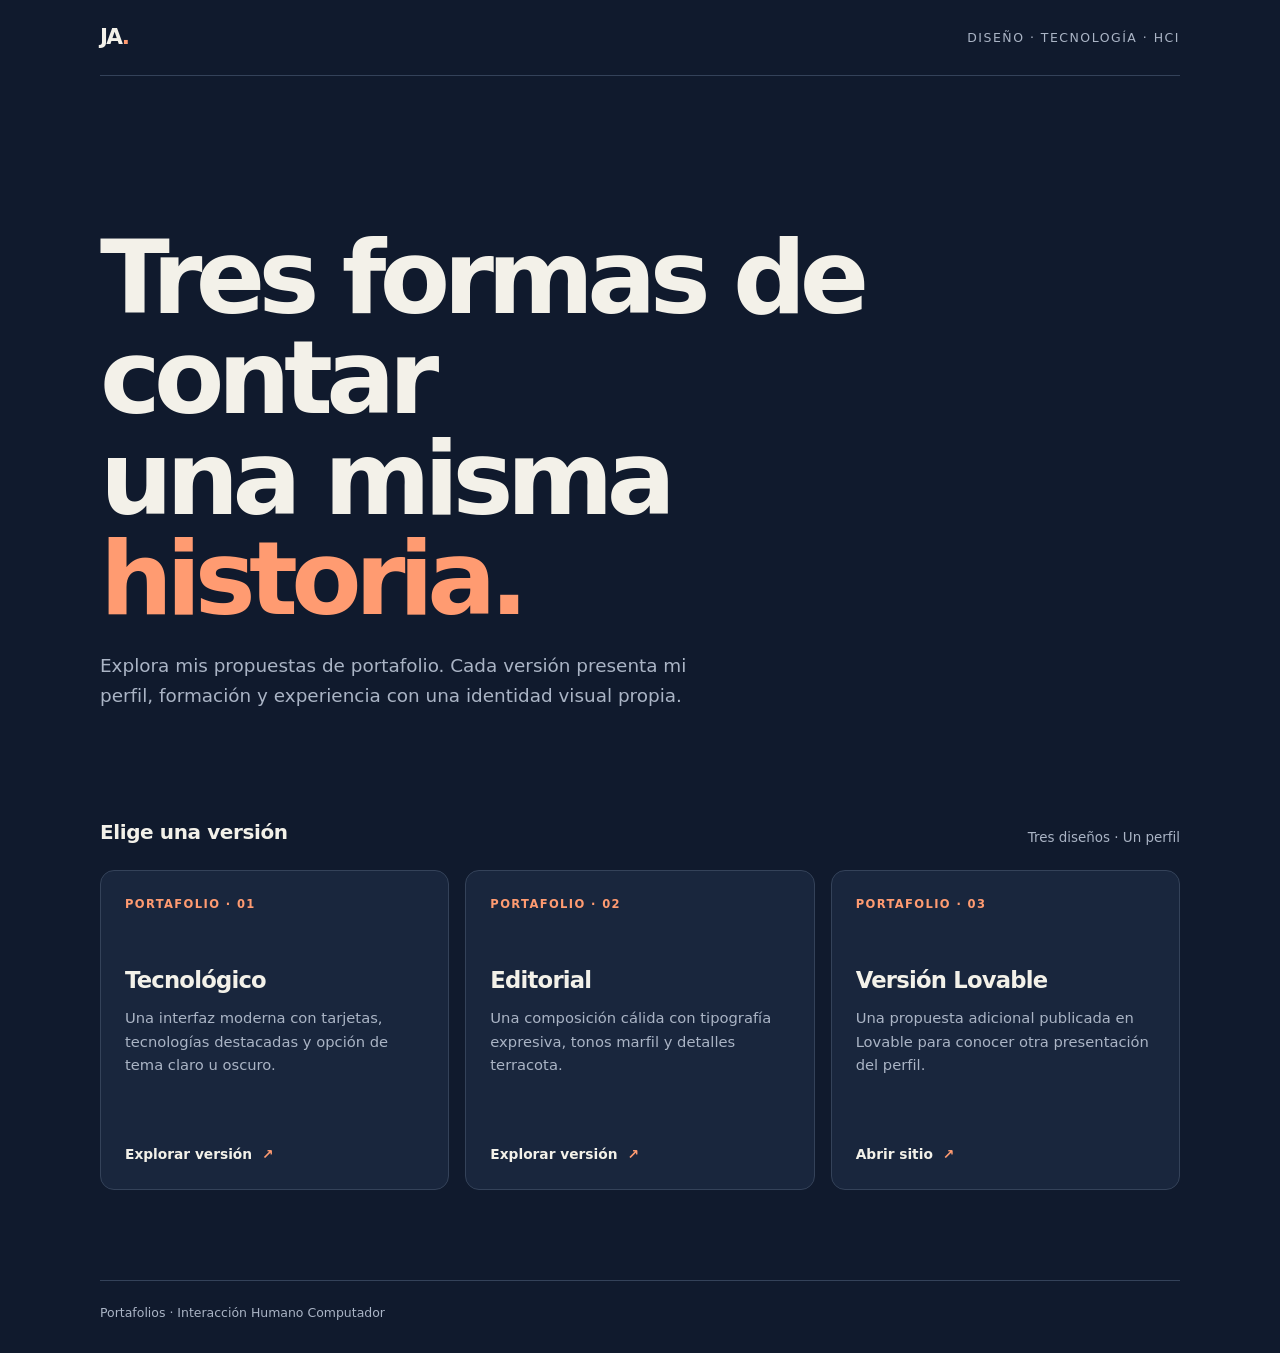
<file: index.html>
<!doctype html>
<html lang="es">
<head>
  <meta charset="utf-8">
  <meta name="viewport" content="width=device-width, initial-scale=1">
  <meta name="description" content="Explora tres versiones del portafolio.">
  <meta name="theme-color" content="#101a2d">
  <title>Portafolios HCI — José Luis Andino</title>
  <style>
    :root { color-scheme: dark; --bg: #101a2d; --panel: #19263d; --ink: #f3f1e9; --muted: #aab4c5; --line: #344259; --accent: #ff9b71; --blue: #a8bcff; }
    * { box-sizing: border-box; }
    html { scroll-behavior: smooth; }
    body { margin: 0; background: var(--bg); color: var(--ink); font: 16px/1.6 system-ui, -apple-system, BlinkMacSystemFont, "Segoe UI", sans-serif; }
    a { color: inherit; }
    a:focus-visible { outline: 3px solid var(--accent); outline-offset: 4px; }
    .shell { width: min(1080px, calc(100% - 40px)); margin: 0 auto; }
    .topbar { display: flex; align-items: center; justify-content: space-between; min-height: 76px; border-bottom: 1px solid var(--line); }
    .mark { color: var(--ink); text-decoration: none; font-weight: 800; letter-spacing: -.08em; font-size: 1.35rem; }
    .mark span { color: var(--accent); }
    .topbar-note { color: var(--muted); font-size: .78rem; letter-spacing: .12em; text-transform: uppercase; }
    .hero { padding: clamp(70px, 12vw, 130px) 0 72px; max-width: 850px; }
    .eyebrow { display: inline-flex; align-items: center; gap: 10px; color: var(--blue); font-size: .74rem; font-weight: 700; letter-spacing: .14em; text-transform: uppercase; }
    .eyebrow::before { content: ""; width: 24px; height: 1px; background: var(--accent); }
    h1 { max-width: 800px; margin: 22px 0; font-size: clamp(3rem, 8vw, 6.4rem); line-height: .98; letter-spacing: -.065em; }
    h1 span { color: var(--accent); }
    .intro { max-width: 590px; margin: 0; color: var(--muted); font-size: clamp(1rem, 2vw, 1.15rem); }
    .portfolio-section { padding: 34px 0 90px; }
    .section-head { display: flex; align-items: end; justify-content: space-between; gap: 20px; margin-bottom: 22px; }
    h2 { margin: 0; font-size: 1.25rem; letter-spacing: -.02em; }
    .section-head p { color: var(--muted); margin: 0; font-size: .84rem; }
    .cards { display: grid; grid-template-columns: repeat(3, minmax(0, 1fr)); gap: 16px; }
    .card { min-height: 320px; padding: 24px; display: flex; flex-direction: column; align-items: flex-start; border: 1px solid var(--line); border-radius: 14px; background: var(--panel); transition: transform .2s ease, border-color .2s ease, background .2s ease; }
    .card:hover { transform: translateY(-5px); border-color: #74839d; background: #1d2b44; }
    .card-number { color: var(--accent); font-size: .72rem; font-weight: 700; letter-spacing: .12em; }
    .card h3 { margin: 48px 0 8px; font-size: 1.42rem; letter-spacing: -.035em; }
    .card p { margin: 0 0 24px; color: var(--muted); font-size: .92rem; }
    .card-link { display: inline-flex; align-items: center; gap: 10px; margin-top: auto; color: var(--ink); text-decoration: none; font-weight: 700; font-size: .86rem; }
    .card-link span { color: var(--accent); transition: transform .2s ease; }
    .card-link:hover span { transform: translate(3px, -3px); }
    .footer { padding: 22px 0 30px; border-top: 1px solid var(--line); display: flex; justify-content: space-between; gap: 20px; color: var(--muted); font-size: .78rem; }
    @media (max-width: 760px) { .cards { grid-template-columns: 1fr; } .card { min-height: 250px; } .card h3 { margin-top: 30px; } }
    @media (max-width: 480px) { .topbar-note { font-size: .62rem; } .section-head { align-items: flex-start; flex-direction: column; } .footer { flex-direction: column; gap: 4px; } }
    @media (prefers-reduced-motion: reduce) { *, *::before, *::after { scroll-behavior: auto !important; transition-duration: .01ms !important; } }
  </style>
</head>
<body>
  <header class="topbar shell">
    <a class="mark" href="#inicio" aria-label="Portafolios HCI, inicio">JA<span>.</span></a>
    <span class="topbar-note">Diseño · Tecnología · HCI</span>
  </header>
  <main class="shell" id="inicio">
    <section class="hero" aria-labelledby="page-title">
      <h1 id="page-title">Tres formas de contar<br>una misma <span>historia.</span></h1>
      <p class="intro">Explora mis propuestas de portafolio. Cada versión presenta mi perfil, formación y experiencia con una identidad visual propia.</p>
    </section>
    <section class="portfolio-section" aria-labelledby="portfolio-title">
      <div class="section-head">
        <h2 id="portfolio-title">Elige una versión</h2>
        <p>Tres diseños · Un perfil</p>
      </div>
      <div class="cards">
        <article class="card">
          <span class="card-number">PORTAFOLIO · 01</span>
          <h3>Tecnológico</h3>
          <p>Una interfaz moderna con tarjetas, tecnologías destacadas y opción de tema claro u oscuro.</p>
          <a class="card-link" href="portafolio01/index.html">Explorar versión <span aria-hidden="true">↗</span></a>
        </article>
        <article class="card">
          <span class="card-number">PORTAFOLIO · 02</span>
          <h3>Editorial</h3>
          <p>Una composición cálida con tipografía expresiva, tonos marfil y detalles terracota.</p>
          <a class="card-link" href="portafolio02/index.html">Explorar versión <span aria-hidden="true">↗</span></a>
        </article>
        <article class="card">
          <span class="card-number">PORTAFOLIO · 03</span>
          <h3>Versión Lovable</h3>
          <p>Una propuesta adicional publicada en Lovable para conocer otra presentación del perfil.</p>
          <a class="card-link" href="https://theandro2k.lovable.app/" target="_blank" rel="noopener noreferrer">Abrir sitio <span aria-hidden="true">↗</span></a>
        </article>
      </div>
    </section>
  </main>
  <footer class="footer shell"><span>Portafolios · Interacción Humano Computador</span></footer>
</body>
</html>
</file>
